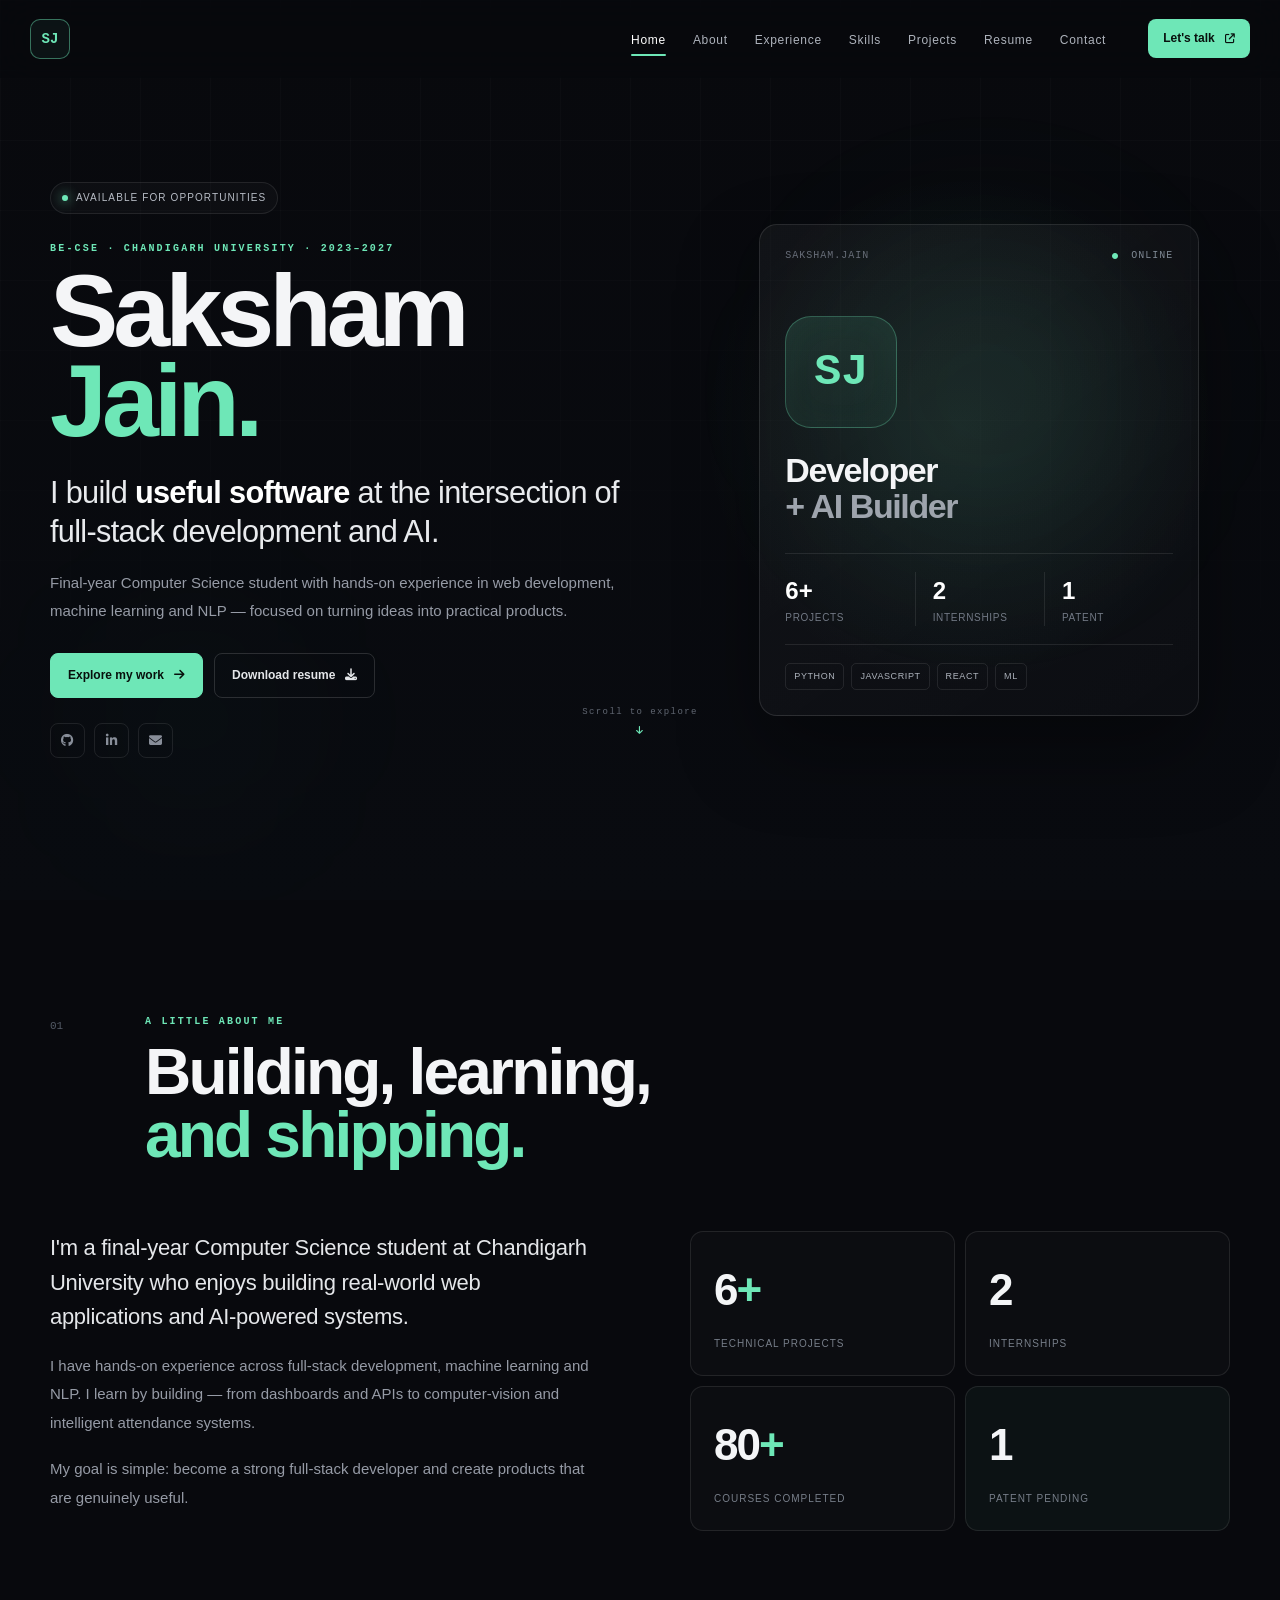
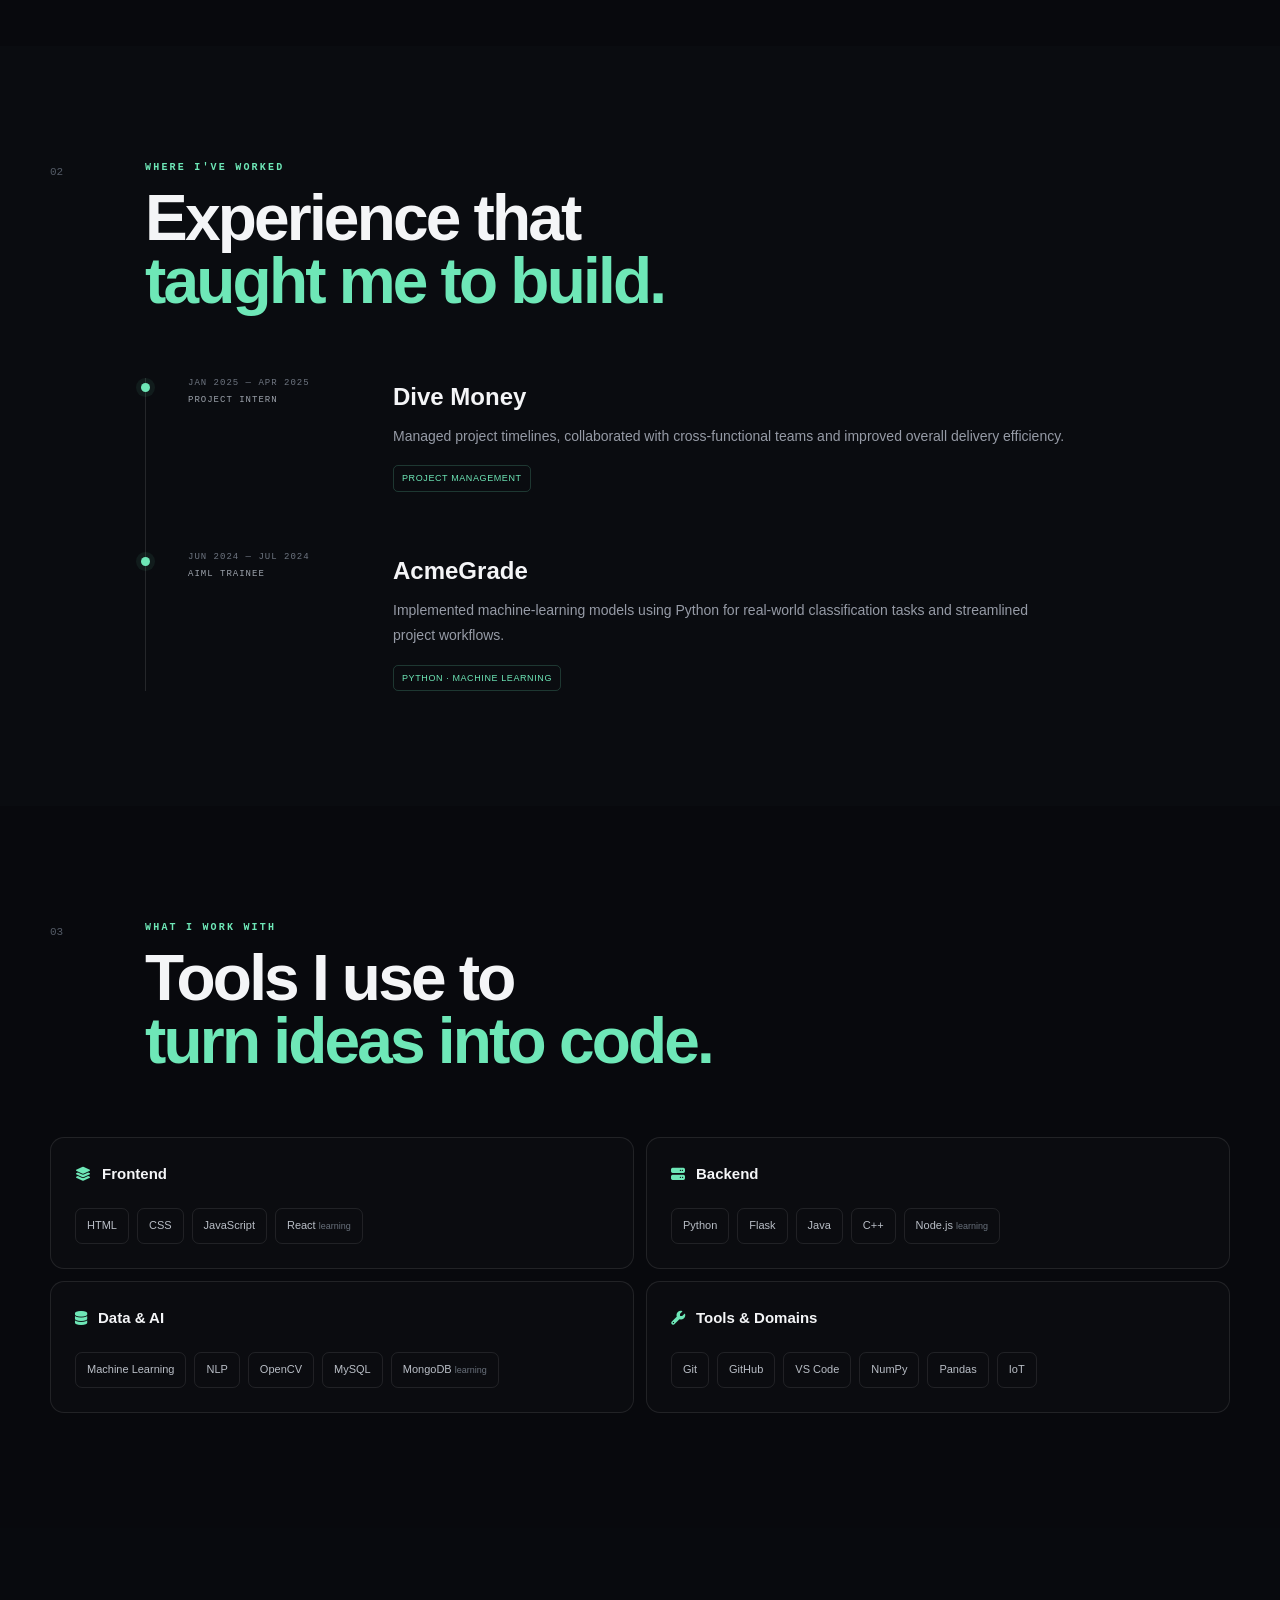
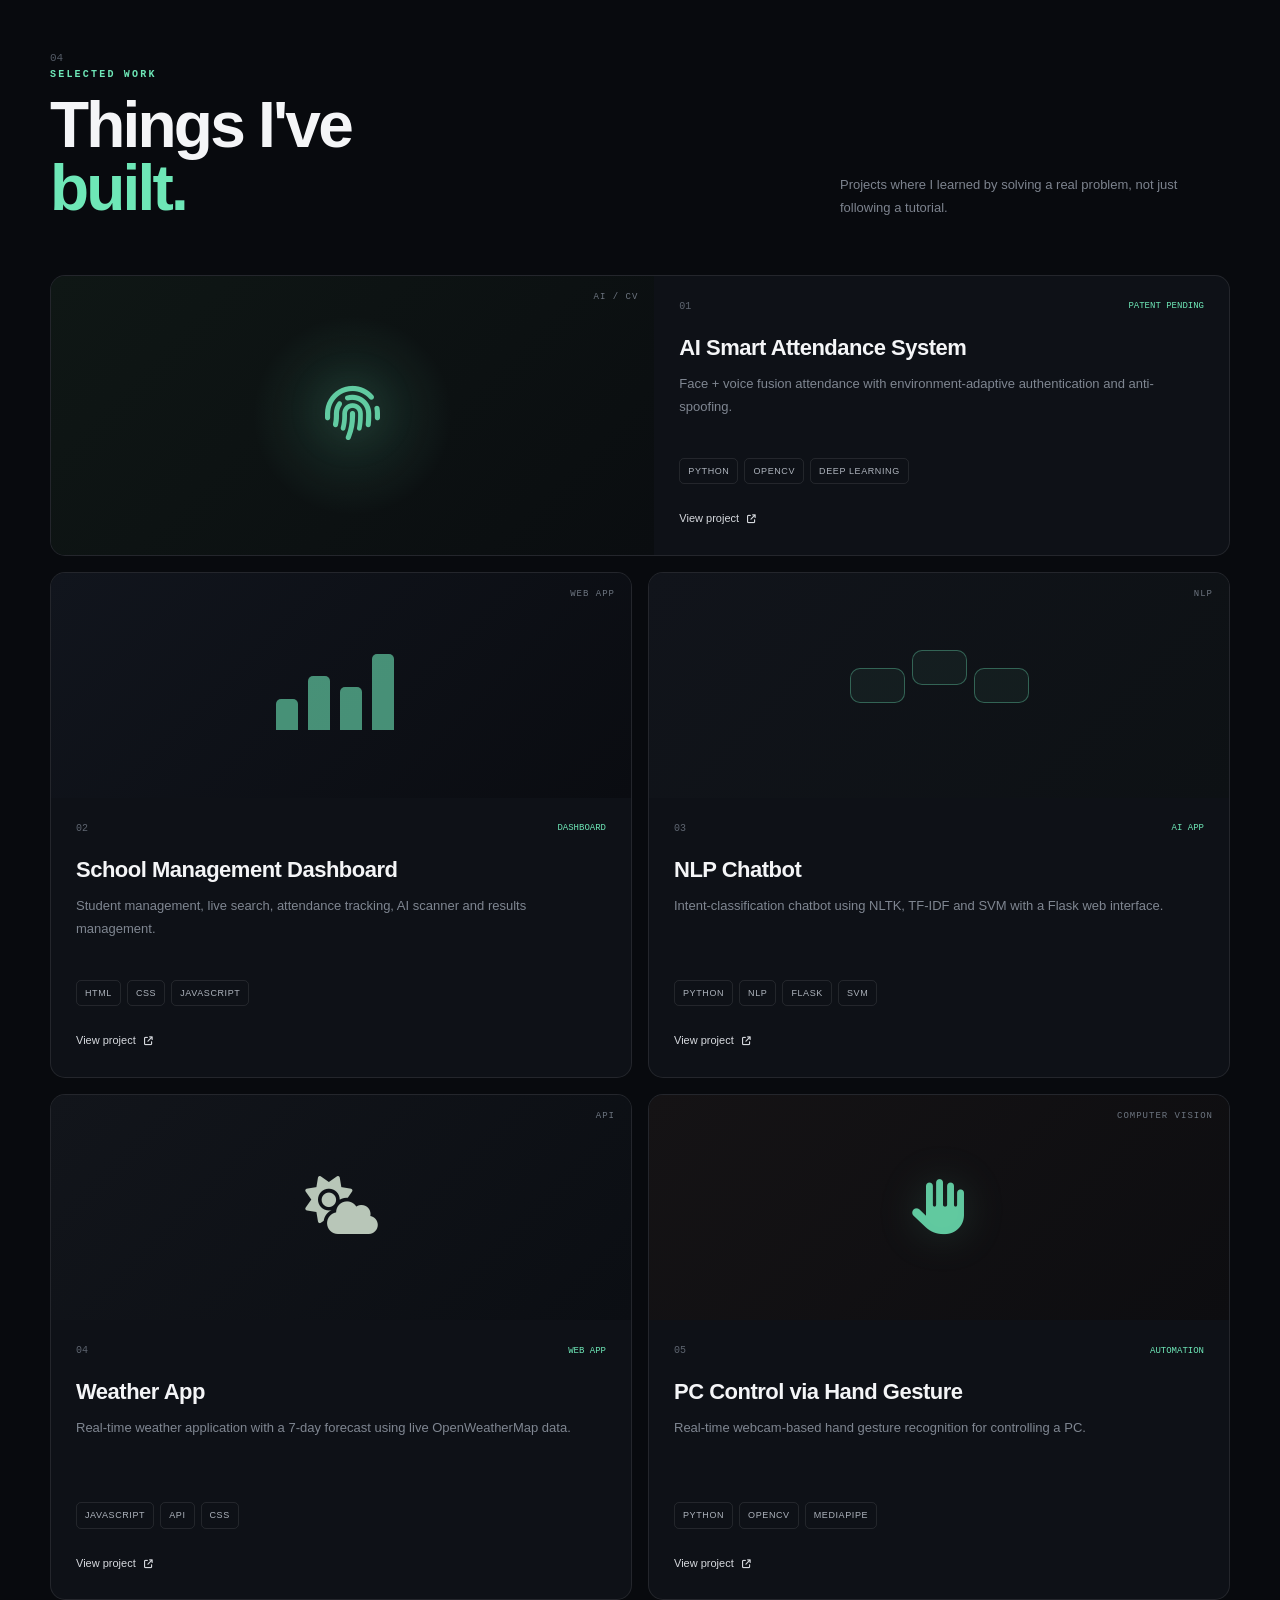
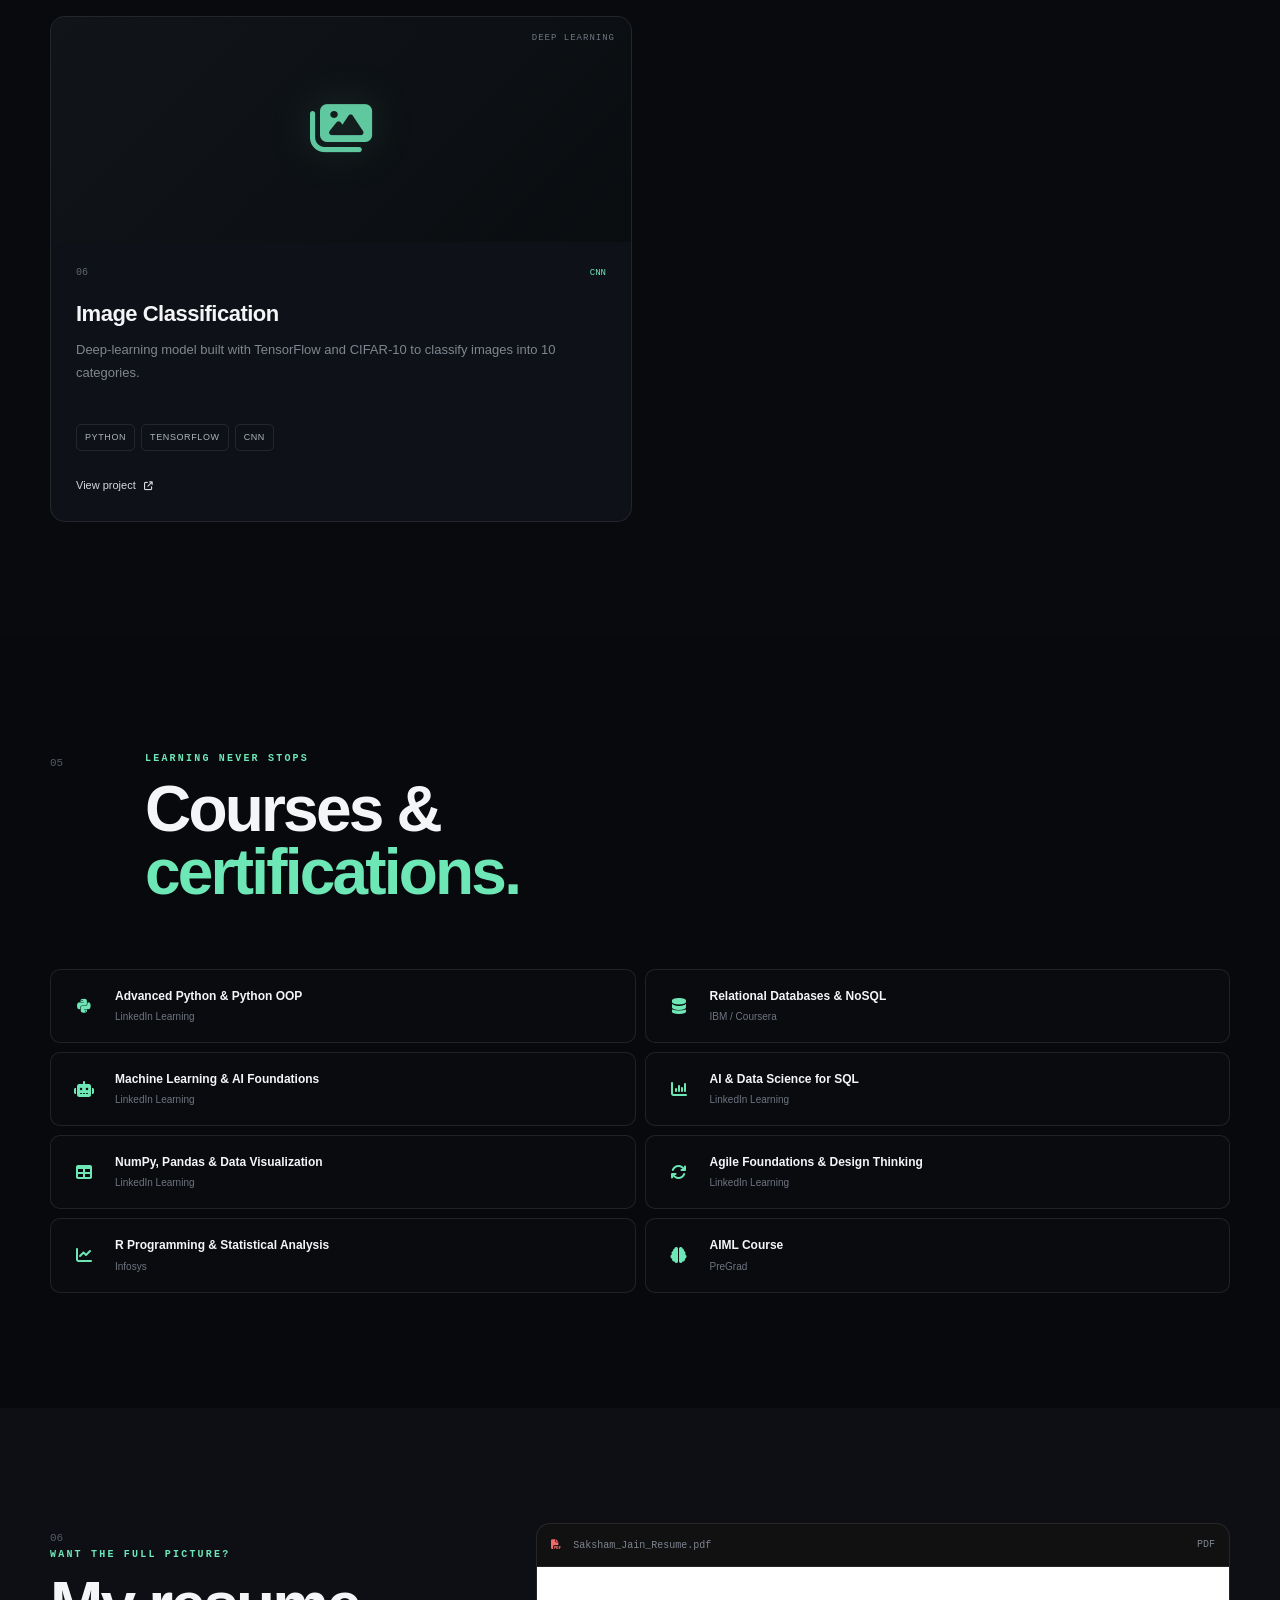
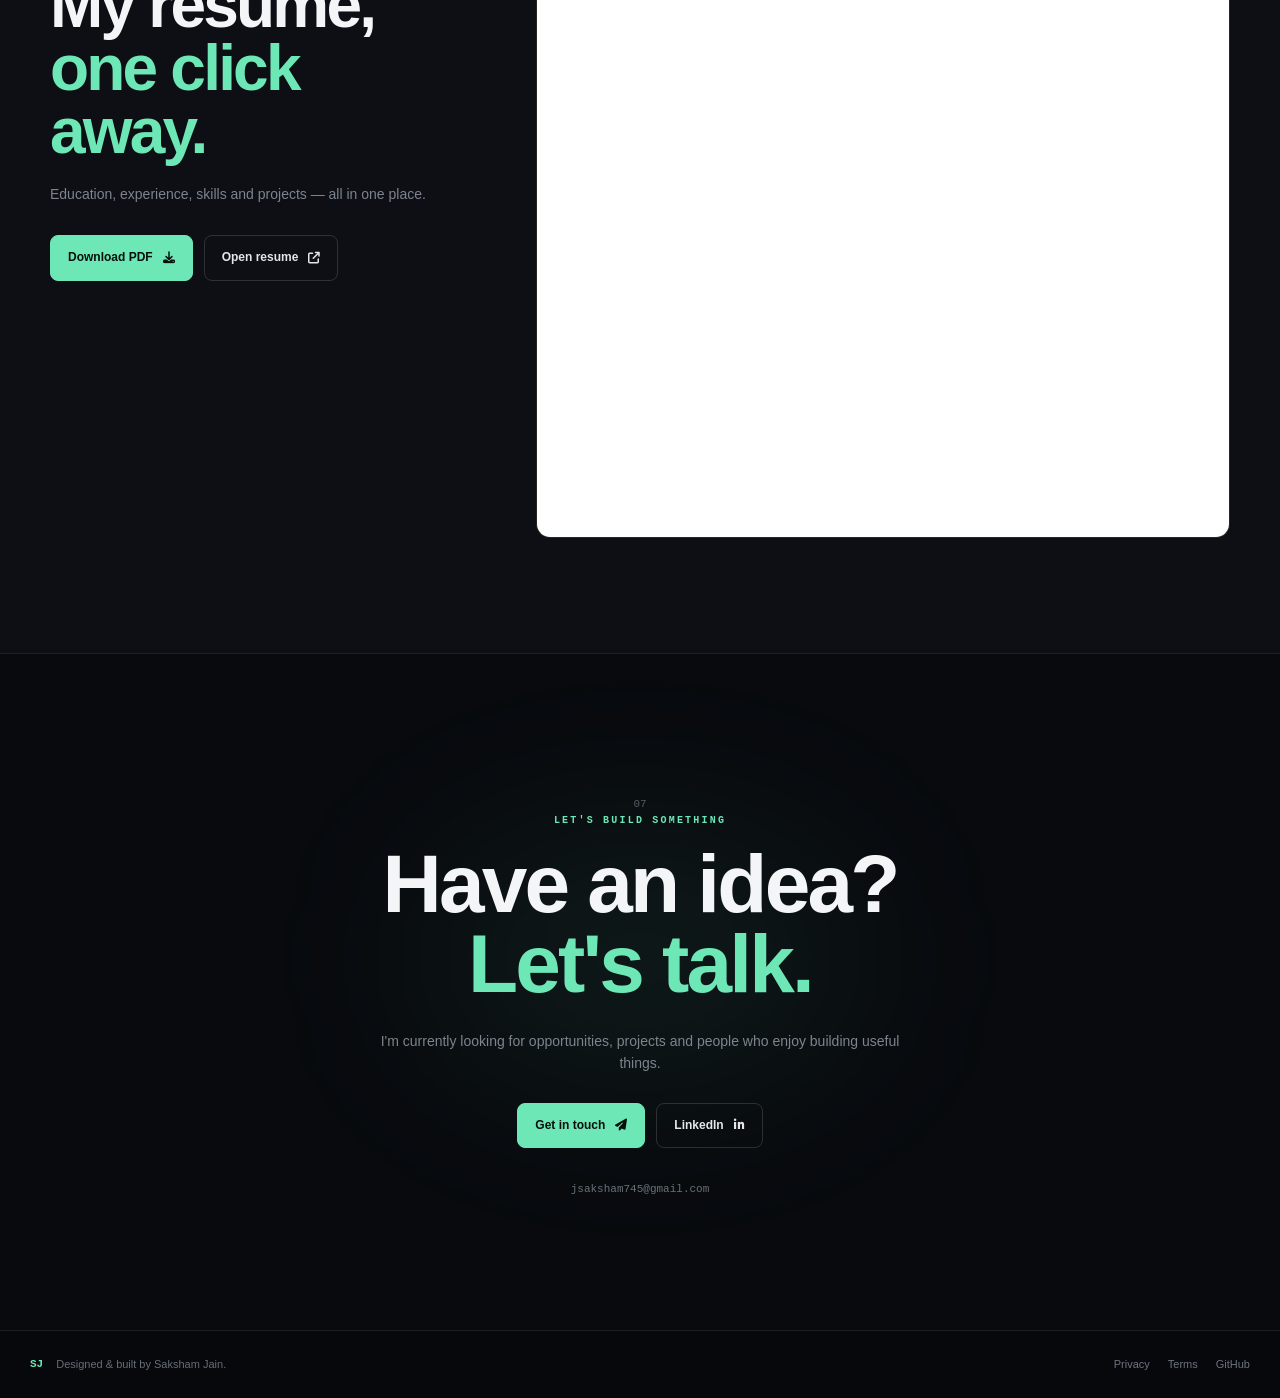
<file: index.html>
<!DOCTYPE html>
<html lang="en">
<head>
  <meta charset="UTF-8">
  <meta name="viewport" content="width=device-width, initial-scale=1.0">
  <meta name="description" content="Saksham Jain — BE-CSE student, full-stack developer and AI/ML enthusiast.">
  <title>Saksham Jain | Developer Portfolio</title>
  <link rel="icon" type="image/svg+xml" href="favicon.svg">
  <link rel="stylesheet" href="style.css">
  <link rel="stylesheet" href="https://cdnjs.cloudflare.com/ajax/libs/font-awesome/6.4.0/css/all.min.css">
</head>
<body>
  <nav class="navbar" id="navbar">
    <div class="nav-inner">
      <a class="logo" href="#home" aria-label="Saksham Jain">SJ</a>
      <button class="menu-toggle" id="menu-toggle" aria-label="Open menu" aria-expanded="false" aria-controls="nav-links">
        <span></span><span></span><span></span>
      </button>
      <ul class="nav-links" id="nav-links">
        <li><a class="active" href="#home">Home</a></li>
        <li><a href="#about">About</a></li>
        <li><a href="#experience">Experience</a></li>
        <li><a href="#skills">Skills</a></li>
        <li><a href="#projects">Projects</a></li>
        <li><a href="#resume">Resume</a></li>
        <li><a href="#contact">Contact</a></li>
      </ul>
      <a class="nav-cta" href="mailto:jsaksham745@gmail.com">Let's talk <i class="fas fa-arrow-up-right-from-square"></i></a>
    </div>
  </nav>

  <main>
    <section class="hero" id="home">
      <div class="hero-bg-grid"></div>
      <div class="hero-orb orb-one"></div>
      <div class="hero-orb orb-two"></div>
      <div class="hero-inner">
        <div class="hero-copy reveal">
          <div class="status-pill"><span class="status-dot"></span> Available for opportunities</div>
          <p class="hero-kicker">BE-CSE · CHANDIGARH UNIVERSITY · 2023–2027</p>
          <h1>Saksham<br><span>Jain.</span></h1>
          <p class="hero-lead">I build <strong>useful software</strong> at the intersection of full-stack development and AI.</p>
          <p class="hero-desc">Final-year Computer Science student with hands-on experience in web development, machine learning and NLP — focused on turning ideas into practical products.</p>
          <div class="hero-actions">
            <a class="btn btn-primary" href="#projects">Explore my work <i class="fas fa-arrow-right"></i></a>
            <a class="btn btn-ghost" href="Saksham_Jain_Resume.pdf" download>Download resume <i class="fas fa-download"></i></a>
          </div>
          <div class="social-row">
            <a href="https://github.com/SakshamJain2412" target="_blank" rel="noopener" aria-label="GitHub"><i class="fab fa-github"></i></a>
            <a href="https://linkedin.com/in/saksham-jain-122187292" target="_blank" rel="noopener" aria-label="LinkedIn"><i class="fab fa-linkedin-in"></i></a>
            <a href="mailto:jsaksham745@gmail.com" aria-label="Email"><i class="fas fa-envelope"></i></a>
          </div>
        </div>

        <div class="hero-side reveal reveal-delay">
          <div class="profile-card">
            <div class="card-top"><span>SAKSHAM.JAIN</span><span class="card-live"><i class="fas fa-circle"></i> ONLINE</span></div>
            <div class="profile-mark">SJ</div>
            <h2>Developer<br><span>+ AI Builder</span></h2>
            <div class="mini-stats">
              <div><strong>6+</strong><span>Projects</span></div>
              <div><strong>2</strong><span>Internships</span></div>
              <div><strong>1</strong><span>Patent</span></div>
            </div>
            <div class="tech-line"><span>Python</span><span>JavaScript</span><span>React</span><span>ML</span></div>
          </div>
      </div>
      <a class="hero-scroll" href="#about"><span>Scroll to explore</span><i class="fas fa-arrow-down"></i></a>
    </section>

    <section class="section about" id="about">
      <div class="section-wrap">
        <div class="section-heading reveal"><span class="section-number">01</span><div><p class="eyebrow">A little about me</p><h2>Building, learning,<br><span>and shipping.</span></h2></div></div>
        <div class="about-grid">
          <div class="about-copy reveal">
            <p class="lead-copy">I'm a final-year Computer Science student at Chandigarh University who enjoys building real-world web applications and AI-powered systems.</p>
            <p>I have hands-on experience across full-stack development, machine learning and NLP. I learn by building — from dashboards and APIs to computer-vision and intelligent attendance systems.</p>
            <p>My goal is simple: become a strong full-stack developer and create products that are genuinely useful.</p>
          </div>
          <div class="stats-grid reveal reveal-delay">
            <div class="stat-card"><strong>6<span>+</span></strong><small>Technical projects</small></div>
            <div class="stat-card"><strong>2</strong><small>Internships</small></div>
            <div class="stat-card"><strong>80<span>+</span></strong><small>Courses completed</small></div>
            <div class="stat-card accent"><strong>1</strong><small>Patent pending</small></div>
          </div>
        </div>
      </div>
    </section>

    <section class="section experience-section" id="experience">
      <div class="section-wrap">
        <div class="section-heading reveal"><span class="section-number">02</span><div><p class="eyebrow">Where I've worked</p><h2>Experience that<br><span>taught me to build.</span></h2></div></div>
        <div class="timeline">
          <article class="timeline-item reveal"><div class="timeline-dot"></div><div class="timeline-meta"><span>JAN 2025 — APR 2025</span><span>PROJECT INTERN</span></div><div class="timeline-content"><h3>Dive Money</h3><p>Managed project timelines, collaborated with cross-functional teams and improved overall delivery efficiency.</p><span class="experience-tag">Project Management</span></div></article>
          <article class="timeline-item reveal"><div class="timeline-dot"></div><div class="timeline-meta"><span>JUN 2024 — JUL 2024</span><span>AIML TRAINEE</span></div><div class="timeline-content"><h3>AcmeGrade</h3><p>Implemented machine-learning models using Python for real-world classification tasks and streamlined project workflows.</p><span class="experience-tag">Python · Machine Learning</span></div></article>
        </div>
      </div>
    </section>

    <section class="section skills-section" id="skills">
      <div class="section-wrap">
        <div class="section-heading reveal"><span class="section-number">03</span><div><p class="eyebrow">What I work with</p><h2>Tools I use to<br><span>turn ideas into code.</span></h2></div></div>
        <div class="skill-groups">
          <div class="skill-group reveal"><div class="skill-group-head"><i class="fas fa-layer-group"></i><h3>Frontend</h3></div><div class="skill-list"><span>HTML</span><span>CSS</span><span>JavaScript</span><span>React <em>learning</em></span></div></div>
          <div class="skill-group reveal"><div class="skill-group-head"><i class="fas fa-server"></i><h3>Backend</h3></div><div class="skill-list"><span>Python</span><span>Flask</span><span>Java</span><span>C++</span><span>Node.js <em>learning</em></span></div></div>
          <div class="skill-group reveal"><div class="skill-group-head"><i class="fas fa-database"></i><h3>Data & AI</h3></div><div class="skill-list"><span>Machine Learning</span><span>NLP</span><span>OpenCV</span><span>MySQL</span><span>MongoDB <em>learning</em></span></div></div>
          <div class="skill-group reveal"><div class="skill-group-head"><i class="fas fa-wrench"></i><h3>Tools & Domains</h3></div><div class="skill-list"><span>Git</span><span>GitHub</span><span>VS Code</span><span>NumPy</span><span>Pandas</span><span>IoT</span></div></div>
        </div>
      </div>
    </section>

    <section class="section projects-section" id="projects">
      <div class="section-wrap">
        <div class="projects-heading reveal"><div><span class="section-number">04</span><p class="eyebrow">Selected work</p><h2>Things I've<br><span>built.</span></h2></div><p>Projects where I learned by solving a real problem, not just following a tutorial.</p></div>
        <div class="projects-grid">
          <article class="project-card featured reveal"><div class="project-visual visual-attendance"><div class="visual-icon"><i class="fas fa-fingerprint"></i></div><span>AI / CV</span></div><div class="project-body"><div class="project-top"><span class="project-index">01</span><span class="project-type">Patent pending</span></div><h3>AI Smart Attendance System</h3><p>Face + voice fusion attendance with environment-adaptive authentication and anti-spoofing.</p><div class="tags"><span>Python</span><span>OpenCV</span><span>Deep Learning</span></div><a href="https://github.com/SakshamJain2412" target="_blank" rel="noopener">View project <i class="fas fa-arrow-up-right-from-square"></i></a></div></article>
          <article class="project-card reveal"><div class="project-visual visual-dashboard"><div class="dashboard-bars"><i></i><i></i><i></i><i></i></div><span>WEB APP</span></div><div class="project-body"><div class="project-top"><span class="project-index">02</span><span class="project-type">Dashboard</span></div><h3>School Management Dashboard</h3><p>Student management, live search, attendance tracking, AI scanner and results management.</p><div class="tags"><span>HTML</span><span>CSS</span><span>JavaScript</span></div><a href="https://github.com/SakshamJain2412/school-dashboard" target="_blank" rel="noopener">View project <i class="fas fa-arrow-up-right-from-square"></i></a></div></article>
          <article class="project-card reveal"><div class="project-visual visual-chatbot"><div class="chat-bubbles"><b></b><b></b><b></b></div><span>NLP</span></div><div class="project-body"><div class="project-top"><span class="project-index">03</span><span class="project-type">AI app</span></div><h3>NLP Chatbot</h3><p>Intent-classification chatbot using NLTK, TF-IDF and SVM with a Flask web interface.</p><div class="tags"><span>Python</span><span>NLP</span><span>Flask</span><span>SVM</span></div><a href="https://github.com/SakshamJain2412/nlp-chatbot" target="_blank" rel="noopener">View project <i class="fas fa-arrow-up-right-from-square"></i></a></div></article>
          <article class="project-card reveal"><div class="project-visual visual-weather"><div class="weather-sun"><i class="fas fa-cloud-sun"></i></div><span>API</span></div><div class="project-body"><div class="project-top"><span class="project-index">04</span><span class="project-type">Web app</span></div><h3>Weather App</h3><p>Real-time weather application with a 7-day forecast using live OpenWeatherMap data.</p><div class="tags"><span>JavaScript</span><span>API</span><span>CSS</span></div><a href="https://github.com/SakshamJain2412/weather-app" target="_blank" rel="noopener">View project <i class="fas fa-arrow-up-right-from-square"></i></a></div></article>
          <article class="project-card reveal"><div class="project-visual visual-vision"><div class="hand-icon"><i class="fas fa-hand"></i></div><span>COMPUTER VISION</span></div><div class="project-body"><div class="project-top"><span class="project-index">05</span><span class="project-type">Automation</span></div><h3>PC Control via Hand Gesture</h3><p>Real-time webcam-based hand gesture recognition for controlling a PC.</p><div class="tags"><span>Python</span><span>OpenCV</span><span>MediaPipe</span></div><a href="https://github.com/SakshamJain2412" target="_blank" rel="noopener">View project <i class="fas fa-arrow-up-right-from-square"></i></a></div></article>
          <article class="project-card reveal"><div class="project-visual visual-classification"><div class="class-icon"><i class="fas fa-images"></i></div><span>DEEP LEARNING</span></div><div class="project-body"><div class="project-top"><span class="project-index">06</span><span class="project-type">CNN</span></div><h3>Image Classification</h3><p>Deep-learning model built with TensorFlow and CIFAR-10 to classify images into 10 categories.</p><div class="tags"><span>Python</span><span>TensorFlow</span><span>CNN</span></div><a href="https://github.com/SakshamJain2412" target="_blank" rel="noopener">View project <i class="fas fa-arrow-up-right-from-square"></i></a></div></article>
        </div>
      </div>
    </section>

    <section class="section certifications-section" id="certifications">
      <div class="section-wrap">
        <div class="section-heading reveal"><span class="section-number">05</span><div><p class="eyebrow">Learning never stops</p><h2>Courses &<br><span>certifications.</span></h2></div></div>
        <div class="cert-grid">
          <div class="cert-item reveal"><i class="fab fa-python"></i><div><strong>Advanced Python & Python OOP</strong><small>LinkedIn Learning</small></div></div>
          <div class="cert-item reveal"><i class="fas fa-database"></i><div><strong>Relational Databases & NoSQL</strong><small>IBM / Coursera</small></div></div>
          <div class="cert-item reveal"><i class="fas fa-robot"></i><div><strong>Machine Learning & AI Foundations</strong><small>LinkedIn Learning</small></div></div>
          <div class="cert-item reveal"><i class="fas fa-chart-column"></i><div><strong>AI & Data Science for SQL</strong><small>LinkedIn Learning</small></div></div>
          <div class="cert-item reveal"><i class="fas fa-table"></i><div><strong>NumPy, Pandas & Data Visualization</strong><small>LinkedIn Learning</small></div></div>
          <div class="cert-item reveal"><i class="fas fa-arrows-rotate"></i><div><strong>Agile Foundations & Design Thinking</strong><small>LinkedIn Learning</small></div></div>
          <div class="cert-item reveal"><i class="fas fa-chart-line"></i><div><strong>R Programming & Statistical Analysis</strong><small>Infosys</small></div></div>
          <div class="cert-item reveal"><i class="fas fa-brain"></i><div><strong>AIML Course</strong><small>PreGrad</small></div></div>
        </div>
      </div>
    </section>

    <section class="section resume-section" id="resume">
      <div class="section-wrap resume-wrap">
        <div class="resume-copy reveal"><span class="section-number">06</span><p class="eyebrow">Want the full picture?</p><h2>My resume,<br><span>one click away.</span></h2><p>Education, experience, skills and projects — all in one place.</p><div class="hero-actions"><a class="btn btn-primary" href="Saksham_Jain_Resume.pdf" download>Download PDF <i class="fas fa-download"></i></a><a class="btn btn-ghost" href="Saksham_Jain_Resume.pdf" target="_blank" rel="noopener">Open resume <i class="fas fa-arrow-up-right-from-square"></i></a></div></div>
        <div class="resume-preview reveal reveal-delay"><div class="preview-top"><span><i class="fas fa-file-pdf"></i> Saksham_Jain_Resume.pdf</span><span>PDF</span></div><iframe src="Saksham_Jain_Resume.pdf" title="Saksham Jain resume"></iframe></div>
      </div>
    </section>

    <section class="contact-section" id="contact">
      <div class="contact-glow"></div>
      <div class="contact-inner reveal"><span class="section-number">07</span><p class="eyebrow">Let's build something</p><h2>Have an idea?<br><span>Let's talk.</span></h2><p>I'm currently looking for opportunities, projects and people who enjoy building useful things.</p><div class="contact-actions"><a class="btn btn-primary" href="mailto:jsaksham745@gmail.com">Get in touch <i class="fas fa-paper-plane"></i></a><a class="btn btn-ghost" href="https://linkedin.com/in/saksham-jain-122187292" target="_blank" rel="noopener">LinkedIn <i class="fab fa-linkedin-in"></i></a></div><div class="contact-email">jsaksham745@gmail.com</div></div>
    </section>
  </main>

  <footer><div><strong>SJ</strong><span>Designed & built by Saksham Jain.</span></div><div class="footer-links"><a href="privacy.html">Privacy</a><a href="terms.html">Terms</a><a href="https://github.com/SakshamJain2412" target="_blank" rel="noopener">GitHub</a></div></footer>
  <script src="script.js"></script>
</body>
</html>
</file>
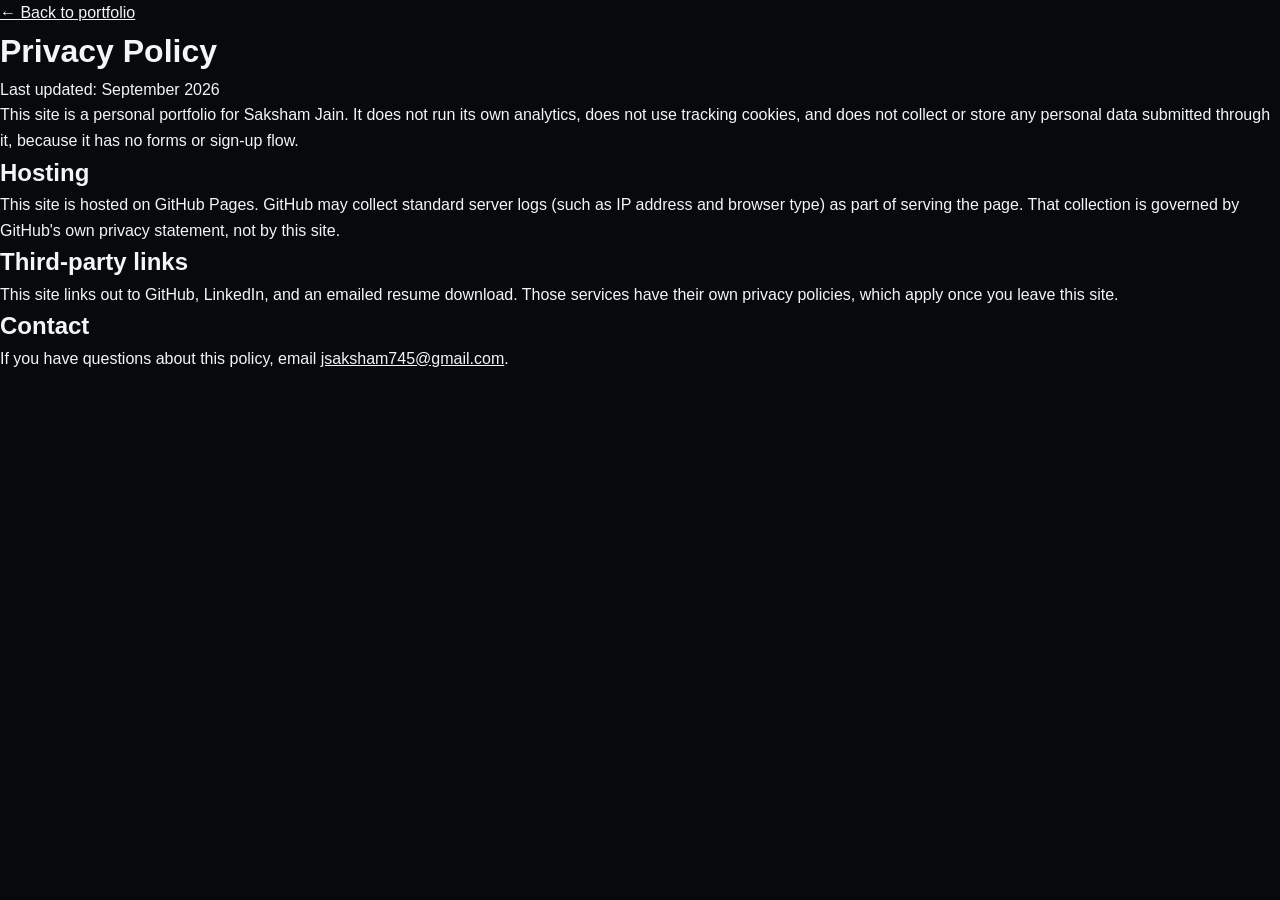
<file: privacy.html>
<!DOCTYPE html>
<html lang="en">
<head>
    <meta charset="UTF-8">
    <meta name="viewport" content="width=device-width, initial-scale=1.0">
    <title>Privacy Policy | Saksham Jain</title>
    <link rel="icon" type="image/svg+xml" href="favicon.svg">
    <link rel="stylesheet" href="style.css">
</head>
<body>
    <div class="legal-page">
        <a href="index.html" class="back-link">&larr; Back to portfolio</a>
        <h1>Privacy Policy</h1>
        <p class="updated">Last updated: September 2026</p>

        <p>This site is a personal portfolio for Saksham Jain. It does not run its own analytics, does not use tracking cookies, and does not collect or store any personal data submitted through it, because it has no forms or sign-up flow.</p>

        <h2>Hosting</h2>
        <p>This site is hosted on GitHub Pages. GitHub may collect standard server logs (such as IP address and browser type) as part of serving the page. That collection is governed by GitHub's own privacy statement, not by this site.</p>

        <h2>Third-party links</h2>
        <p>This site links out to GitHub, LinkedIn, and an emailed resume download. Those services have their own privacy policies, which apply once you leave this site.</p>

        <h2>Contact</h2>
        <p>If you have questions about this policy, email <a href="mailto:jsaksham745@gmail.com">jsaksham745@gmail.com</a>.</p>
    </div>
</body>
</html>
</file>
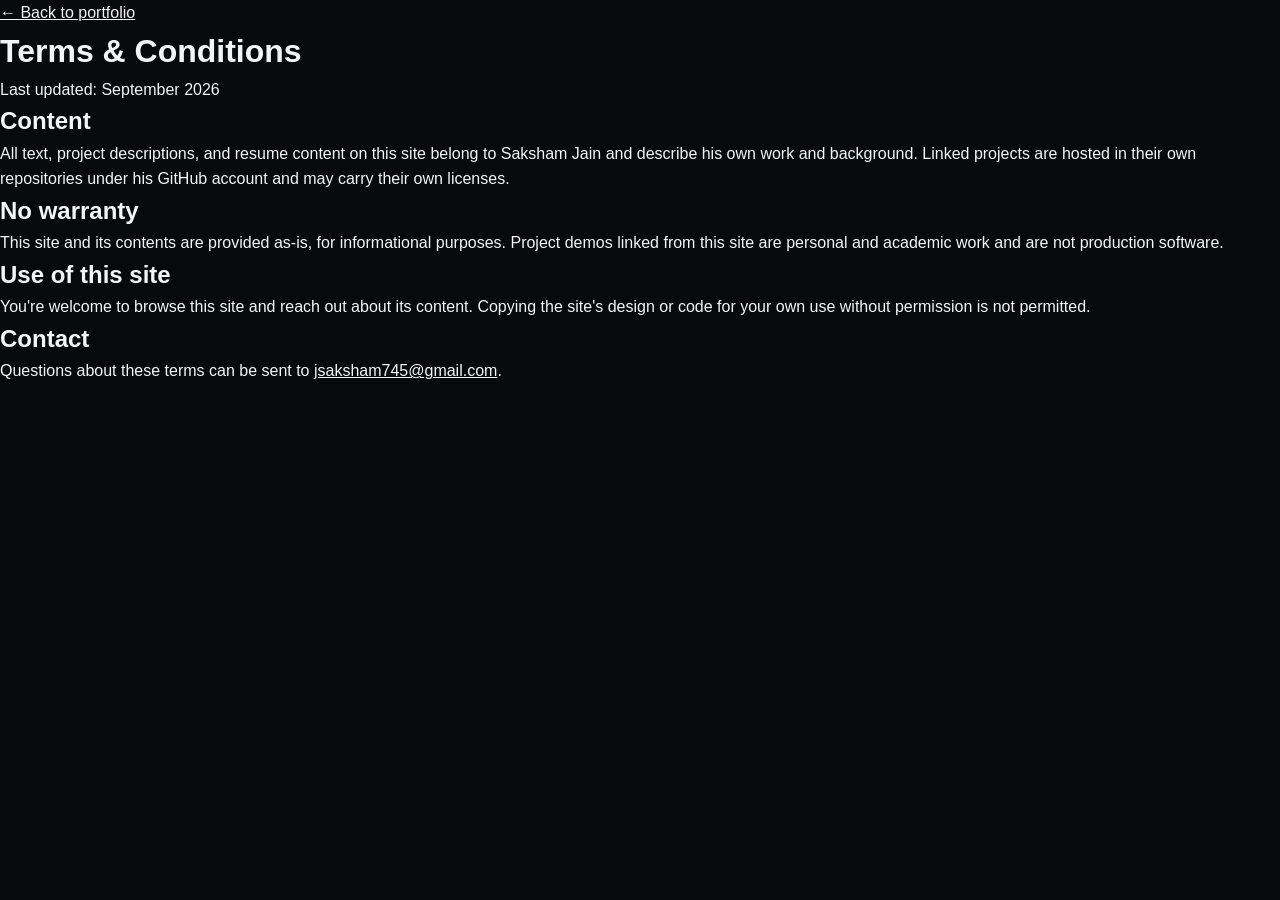
<file: terms.html>
<!DOCTYPE html>
<html lang="en">
<head>
    <meta charset="UTF-8">
    <meta name="viewport" content="width=device-width, initial-scale=1.0">
    <title>Terms & Conditions | Saksham Jain</title>
    <link rel="icon" type="image/svg+xml" href="favicon.svg">
    <link rel="stylesheet" href="style.css">
</head>
<body>
    <div class="legal-page">
        <a href="index.html" class="back-link">&larr; Back to portfolio</a>
        <h1>Terms & Conditions</h1>
        <p class="updated">Last updated: September 2026</p>

        <h2>Content</h2>
        <p>All text, project descriptions, and resume content on this site belong to Saksham Jain and describe his own work and background. Linked projects are hosted in their own repositories under his GitHub account and may carry their own licenses.</p>

        <h2>No warranty</h2>
        <p>This site and its contents are provided as-is, for informational purposes. Project demos linked from this site are personal and academic work and are not production software.</p>

        <h2>Use of this site</h2>
        <p>You're welcome to browse this site and reach out about its content. Copying the site's design or code for your own use without permission is not permitted.</p>

        <h2>Contact</h2>
        <p>Questions about these terms can be sent to <a href="mailto:jsaksham745@gmail.com">jsaksham745@gmail.com</a>.</p>
    </div>
</body>
</html>
</file>
<file: style.css>
:root{--bg:#08090d;--bg2:#0d0f14;--panel:#11141b;--text:#f4f5f7;--muted:#969ba6;--dim:#686e79;--line:rgba(255,255,255,.09);--accent:#6ee7b7;--accent2:#5eead4;--max:1180px}
*{box-sizing:border-box;margin:0;padding:0}html{scroll-behavior:smooth;scroll-padding-top:82px}body{font-family:Inter,ui-sans-serif,-apple-system,BlinkMacSystemFont,"Segoe UI",sans-serif;background:var(--bg);color:var(--text);line-height:1.6;overflow-x:hidden}a{color:inherit}button{font:inherit}.navbar{position:fixed;top:0;left:0;right:0;height:78px;z-index:1000;background:rgba(8,9,13,.72);backdrop-filter:blur(18px);border-bottom:1px solid transparent;transition:.3s}.navbar.scrolled{border-color:var(--line);background:rgba(8,9,13,.9)}.nav-inner{height:100%;max-width:1280px;margin:auto;padding:0 30px;display:flex;align-items:center;gap:32px}.logo{width:40px;height:40px;border:1px solid rgba(110,231,183,.45);border-radius:10px;display:grid;place-items:center;text-decoration:none;font:700 14px/1 "Courier New",monospace;color:var(--accent);background:rgba(110,231,183,.05)}.nav-links{list-style:none;display:flex;align-items:center;gap:27px;margin-left:auto}.nav-links a{position:relative;text-decoration:none;color:#aeb3bc;font-size:12px;letter-spacing:.7px;transition:.2s}.nav-links a:hover,.nav-links a.active{color:#fff}.nav-links a.active:after{content:"";position:absolute;left:0;right:0;bottom:-9px;height:2px;background:var(--accent);border-radius:2px}.nav-cta{margin-left:10px;text-decoration:none;font-size:12px;font-weight:600;color:#08100d;background:var(--accent);padding:10px 15px;border-radius:8px;transition:.2s}.nav-cta:hover{transform:translateY(-2px);box-shadow:0 10px 25px rgba(110,231,183,.15)}.nav-cta i{margin-left:7px;font-size:10px}.menu-toggle{display:none;background:none;border:0;width:42px;height:42px;cursor:pointer}.menu-toggle span{display:block;width:22px;height:2px;background:#fff;margin:5px auto;transition:.2s}.menu-toggle.open span:nth-child(1){transform:translateY(7px) rotate(45deg)}.menu-toggle.open span:nth-child(2){opacity:0}.menu-toggle.open span:nth-child(3){transform:translateY(-7px) rotate(-45deg)}
.hero{min-height:100vh;position:relative;display:flex;align-items:center;overflow:hidden;padding:120px 30px 80px;background:radial-gradient(circle at 75% 48%,rgba(110,231,183,.09),transparent 24%),linear-gradient(180deg,#08090d 0%,#090b10 100%)}.hero-bg-grid{position:absolute;inset:0;background-image:linear-gradient(rgba(255,255,255,.022) 1px,transparent 1px),linear-gradient(90deg,rgba(255,255,255,.022) 1px,transparent 1px);background-size:70px 70px;mask-image:linear-gradient(to bottom,#000 0%,transparent 90%)}.hero-orb{position:absolute;border-radius:50%;filter:blur(90px);pointer-events:none}.orb-one{width:280px;height:280px;background:rgba(110,231,183,.06);right:12%;top:28%}.orb-two{width:180px;height:180px;background:rgba(94,234,212,.035);left:8%;bottom:10%}.hero-inner{position:relative;z-index:1;width:100%;max-width:var(--max);margin:auto;display:grid;grid-template-columns:1.08fr .92fr;gap:90px;align-items:center}.status-pill{display:inline-flex;align-items:center;gap:8px;border:1px solid var(--line);background:rgba(255,255,255,.025);padding:7px 11px;border-radius:100px;color:#b7bcc5;font-size:10px;letter-spacing:1.1px;text-transform:uppercase;margin-bottom:28px}.status-dot{width:6px;height:6px;border-radius:50%;background:var(--accent);box-shadow:0 0 12px var(--accent)}.hero-kicker,.eyebrow{font:600 10px/1.4 "Courier New",monospace;letter-spacing:2.2px;text-transform:uppercase;color:var(--accent)}.hero h1{font-size:clamp(64px,8vw,108px);line-height:.88;letter-spacing:-5px;font-weight:750;margin:10px 0 28px}.hero h1 span,.section-heading h2 span,.projects-heading h2 span,.resume-copy h2 span,.contact-inner h2 span{color:var(--accent)}.hero-lead{font-size:clamp(21px,2.4vw,31px);line-height:1.25;letter-spacing:-.7px;max-width:680px;margin-bottom:18px;color:#e8eaed}.hero-lead strong{font-weight:700;color:#fff}.hero-desc{max-width:610px;color:var(--muted);font-size:15px;line-height:1.85}.hero-actions,.contact-actions{display:flex;gap:11px;flex-wrap:wrap;margin-top:28px}.btn{display:inline-flex;align-items:center;justify-content:center;gap:10px;text-decoration:none;border-radius:8px;padding:12px 17px;font-size:12px;font-weight:650;transition:.25s}.btn-primary{background:var(--accent);color:#07100c;border:1px solid var(--accent)}.btn-primary:hover{transform:translateY(-2px);box-shadow:0 14px 30px rgba(110,231,183,.15)}.btn-ghost{background:transparent;border:1px solid rgba(255,255,255,.14);color:#e4e6e9}.btn-ghost:hover{border-color:rgba(110,231,183,.5);color:var(--accent);transform:translateY(-2px)}.social-row{display:flex;gap:9px;margin-top:25px}.social-row a{width:35px;height:35px;border:1px solid var(--line);border-radius:8px;display:grid;place-items:center;text-decoration:none;color:#888e99;font-size:13px;transition:.2s}.social-row a:hover{color:var(--accent);border-color:rgba(110,231,183,.4);transform:translateY(-2px)}.hero-side{position:relative;display:flex;justify-content:center}.profile-card{width:min(100%,440px);border:1px solid rgba(255,255,255,.11);border-radius:18px;padding:25px;background:linear-gradient(145deg,rgba(255,255,255,.045),rgba(255,255,255,.015));box-shadow:0 35px 80px rgba(0,0,0,.35)}.card-top{display:flex;justify-content:space-between;color:#676d78;font:10px "Courier New",monospace;letter-spacing:1px}.card-live{color:#7f8994}.card-live i{font-size:6px;color:var(--accent);margin-right:5px}.profile-mark{width:112px;height:112px;margin:55px 0 25px;border-radius:26px;display:grid;place-items:center;font:700 45px "Courier New",monospace;color:var(--accent);border:1px solid rgba(110,231,183,.3);background:linear-gradient(145deg,rgba(110,231,183,.12),rgba(110,231,183,.025));box-shadow:inset 0 0 35px rgba(110,231,183,.04)}.profile-card h2{font-size:34px;line-height:1.05;letter-spacing:-1.4px}.profile-card h2 span{color:#9ea4ad}.mini-stats{display:grid;grid-template-columns:repeat(3,1fr);border-top:1px solid var(--line);border-bottom:1px solid var(--line);margin:28px 0 18px;padding:18px 0}.mini-stats div{display:flex;flex-direction:column}.mini-stats div+div{border-left:1px solid var(--line);padding-left:17px}.mini-stats strong{font-size:24px;color:#fff}.mini-stats small,.mini-stats span{font-size:10px;color:#727985;text-transform:uppercase;letter-spacing:.7px}.tech-line{display:flex;flex-wrap:wrap;gap:7px}.tech-line span,.experience-tag,.tags span{font-size:9px;letter-spacing:.6px;text-transform:uppercase;color:#aeb4bd;border:1px solid var(--line);padding:5px 8px;border-radius:5px}.floating-note{position:absolute;right:-25px;bottom:25px;padding:10px 13px;border:1px solid var(--line);background:#10131a;border-radius:9px;color:#aeb4bd;font-size:10px;box-shadow:0 15px 35px rgba(0,0,0,.3)}.floating-note i{color:var(--accent);margin-right:7px}.hero-scroll{position:absolute;bottom:24px;left:50%;transform:translateX(-50%);text-decoration:none;color:#616772;font:9px "Courier New",monospace;letter-spacing:1.4px;display:flex;flex-direction:column;align-items:center;gap:8px}.hero-scroll i{color:var(--accent)}
.section{padding:115px 30px;background:var(--bg2)}.section:nth-child(even){background:var(--bg)}.section-wrap{max-width:var(--max);margin:auto}.section-heading{display:grid;grid-template-columns:70px 1fr;gap:25px;margin-bottom:65px}.section-number{font:11px "Courier New",monospace;color:#545b66;padding-top:5px}.section-heading h2,.projects-heading h2,.resume-copy h2,.contact-inner h2{font-size:clamp(39px,5vw,64px);line-height:.98;letter-spacing:-2.8px;margin-top:12px}.about-grid{display:grid;grid-template-columns:1fr 1fr;gap:100px;align-items:start}.about-copy{max-width:650px}.about-copy p{color:var(--muted);font-size:15px;line-height:1.9;margin-bottom:18px}.about-copy .lead-copy{font-size:22px;line-height:1.55;color:#e4e6e9;letter-spacing:-.3px}.stats-grid{display:grid;grid-template-columns:1fr 1fr;gap:10px}.stat-card{min-height:145px;border:1px solid var(--line);border-radius:13px;padding:23px;background:rgba(255,255,255,.018);display:flex;flex-direction:column;justify-content:space-between;transition:.25s}.stat-card:hover{transform:translateY(-4px);border-color:rgba(110,231,183,.3)}.stat-card strong{font-size:44px;letter-spacing:-2px}.stat-card strong span{color:var(--accent)}.stat-card small{color:#777e89;font-size:10px;text-transform:uppercase;letter-spacing:1px}.stat-card.accent{background:rgba(110,231,183,.045)}
.experience-section{background:#0a0c10}.timeline{max-width:920px;margin-left:95px;border-left:1px solid rgba(255,255,255,.11)}.timeline-item{position:relative;padding:0 0 60px 42px;display:grid;grid-template-columns:180px 1fr;gap:25px}.timeline-item:last-child{padding-bottom:0}.timeline-dot{position:absolute;left:-5px;top:5px;width:9px;height:9px;border-radius:50%;background:var(--accent);box-shadow:0 0 0 5px rgba(110,231,183,.07)}.timeline-meta{display:flex;flex-direction:column;gap:7px;font:9px "Courier New",monospace;color:#6e7580;letter-spacing:1px}.timeline-meta span:last-child{color:#9ca2ab}.timeline-content h3{font-size:24px;margin-bottom:8px}.timeline-content p{color:var(--muted);font-size:14px;line-height:1.8;margin-bottom:14px}.experience-tag{display:inline-block;color:var(--accent);border-color:rgba(110,231,183,.2)}
.skills-section{background:var(--bg2)}.skill-groups{display:grid;grid-template-columns:repeat(2,1fr);gap:12px}.skill-group{border:1px solid var(--line);border-radius:14px;padding:24px;background:rgba(255,255,255,.015);transition:.25s}.skill-group:hover{border-color:rgba(110,231,183,.24);background:rgba(110,231,183,.025)}.skill-group-head{display:flex;align-items:center;gap:11px;margin-bottom:22px}.skill-group-head i{color:var(--accent);font-size:14px}.skill-group-head h3{font-size:15px}.skill-list{display:flex;flex-wrap:wrap;gap:8px}.skill-list span{border:1px solid var(--line);padding:8px 11px;border-radius:7px;color:#b9bec6;font-size:11px}.skill-list em{color:#68707b;font-style:normal;font-size:9px}
.projects-section{background:#080a0e}.projects-heading{display:flex;justify-content:space-between;gap:50px;align-items:end;margin-bottom:55px}.projects-heading>p{max-width:390px;color:#7d838e;font-size:13px;line-height:1.8}.projects-grid{display:grid;grid-template-columns:repeat(2,1fr);gap:16px}.project-card{border:1px solid var(--line);border-radius:15px;overflow:hidden;background:#0e1117;transition:.3s}.project-card:hover{transform:translateY(-5px);border-color:rgba(110,231,183,.28);box-shadow:0 25px 60px rgba(0,0,0,.22)}.project-card.featured{grid-column:span 2;display:grid;grid-template-columns:1.05fr 1fr}.project-visual{min-height:225px;position:relative;display:flex;align-items:center;justify-content:center;overflow:hidden;background:linear-gradient(135deg,#10171a,#0a0d11)}.project-visual>span{position:absolute;top:16px;right:16px;font:9px "Courier New",monospace;letter-spacing:1px;color:#6d7580}.visual-attendance{background:radial-gradient(circle at 50% 50%,rgba(110,231,183,.13),transparent 30%),linear-gradient(135deg,#0f1715,#0a0d10)}.visual-dashboard{background:linear-gradient(135deg,#11151d,#0a0c11)}.visual-chatbot{background:linear-gradient(135deg,#11141b,#0d1114)}.visual-weather{background:linear-gradient(135deg,#12151b,#0b0e13)}.visual-vision{background:linear-gradient(135deg,#151315,#0d0d10)}.visual-classification{background:linear-gradient(135deg,#111519,#0a0d10)}.visual-icon,.hand-icon,.class-icon{font-size:55px;color:rgba(110,231,183,.85);filter:drop-shadow(0 0 20px rgba(110,231,183,.18))}.dashboard-bars{width:130px;height:90px;display:flex;align-items:end;gap:10px}.dashboard-bars i{display:block;width:22px;border-radius:5px 5px 0 0;background:rgba(110,231,183,.6)}.dashboard-bars i:nth-child(1){height:35%}.dashboard-bars i:nth-child(2){height:60%}.dashboard-bars i:nth-child(3){height:48%}.dashboard-bars i:nth-child(4){height:85%}.chat-bubbles{display:flex;gap:7px;align-items:center}.chat-bubbles b{width:55px;height:35px;border:1px solid rgba(110,231,183,.35);border-radius:10px;background:rgba(110,231,183,.05)}.chat-bubbles b:nth-child(2){transform:translateY(-18px)}.weather-sun{font-size:58px;color:#b8c6b8}.project-body{padding:25px}.project-top{display:flex;justify-content:space-between;align-items:center;margin-bottom:18px}.project-index{font:10px "Courier New",monospace;color:#5e6570}.project-type{font:9px "Courier New",monospace;color:var(--accent);text-transform:uppercase}.project-body h3{font-size:22px;letter-spacing:-.5px;margin-bottom:8px}.project-body p{color:#7f8691;font-size:13px;line-height:1.75;min-height:68px}.tags{display:flex;gap:6px;flex-wrap:wrap;margin:17px 0 20px}.project-body a{font-size:11px;color:#d6d9de;text-decoration:none}.project-body a:hover{color:var(--accent)}.project-body a i{font-size:9px;margin-left:5px}
.certifications-section{background:#0a0c10}.cert-grid{display:grid;grid-template-columns:repeat(2,1fr);gap:9px}.cert-item{display:flex;align-items:center;gap:15px;border:1px solid var(--line);padding:17px;border-radius:10px;background:rgba(255,255,255,.012);transition:.2s}.cert-item:hover{border-color:rgba(110,231,183,.25)}.cert-item>i{width:32px;color:var(--accent);text-align:center}.cert-item div{display:flex;flex-direction:column;gap:3px}.cert-item strong{font-size:12px;font-weight:600}.cert-item small{font-size:10px;color:#6e7580}
.resume-section{background:var(--bg2)}.resume-wrap{display:grid;grid-template-columns:.75fr 1.25fr;gap:70px;align-items:start}.resume-copy>p:not(.eyebrow){color:#7d848f;font-size:14px;line-height:1.8;margin-top:20px}.resume-preview{border:1px solid var(--line);border-radius:14px;overflow:hidden;background:#111}.preview-top{height:43px;display:flex;align-items:center;justify-content:space-between;padding:0 14px;color:#7e8590;font:10px "Courier New",monospace;border-bottom:1px solid var(--line)}.preview-top i{color:#ef6b6b;margin-right:6px}.resume-preview iframe{display:block;width:100%;height:570px;border:0;background:#fff}
.contact-section{position:relative;overflow:hidden;text-align:center;padding:135px 30px;background:#080a0e;border-top:1px solid var(--line)}.contact-glow{position:absolute;width:450px;height:250px;border-radius:50%;background:rgba(110,231,183,.07);filter:blur(90px);left:50%;top:45%;transform:translate(-50%,-50%)}.contact-inner{position:relative;max-width:720px;margin:auto}.contact-inner h2{font-size:clamp(48px,7vw,82px);margin-top:16px}.contact-inner>p:not(.eyebrow){color:#7d848f;max-width:520px;margin:25px auto 0;font-size:14px}.contact-actions{justify-content:center}.contact-email{margin-top:35px;color:#69717c;font:11px "Courier New",monospace}footer{padding:25px 30px;border-top:1px solid var(--line);display:flex;justify-content:space-between;gap:20px;max-width:100%;background:#07080b;color:#666d78;font-size:11px}footer div:first-child{display:flex;gap:13px;align-items:center}footer strong{color:var(--accent);font-family:"Courier New",monospace}.footer-links{display:flex;gap:18px}.footer-links a{text-decoration:none;color:#6d7480}.footer-links a:hover{color:var(--accent)}
.reveal{opacity:0;transform:translateY(20px);transition:opacity .65s ease,transform .65s ease}.reveal.visible{opacity:1;transform:none}.reveal-delay{transition-delay:.12s}@media(prefers-reduced-motion:reduce){html{scroll-behavior:auto}.reveal{opacity:1;transform:none;transition:none}.project-card,.stat-card,.btn{transition:none}}
@media(max-width:1000px){.nav-links{gap:17px}.nav-cta{display:none}.hero-inner{grid-template-columns:1fr;gap:55px}.hero-copy{max-width:760px}.hero-side{justify-content:flex-start}.profile-card{max-width:520px}.about-grid{gap:50px}.timeline{margin-left:35px}.project-card.featured{grid-column:auto;display:block}.projects-grid{grid-template-columns:repeat(2,1fr)}.resume-wrap{grid-template-columns:1fr}.resume-copy{max-width:650px}}
@media(max-width:760px){.nav-inner{padding:0 18px}.menu-toggle{display:block;margin-left:auto}.nav-links{position:absolute;left:14px;right:14px;top:70px;display:flex;flex-direction:column;align-items:stretch;gap:0;margin:0;padding:7px;background:rgba(10,12,17,.98);border:1px solid var(--line);border-radius:12px;opacity:0;visibility:hidden;transform:translateY(-8px);transition:.2s}.nav-links.open{opacity:1;visibility:visible;transform:none}.nav-links a{display:block;padding:13px}.nav-links a.active:after{display:none}.hero{padding:115px 20px 75px}.hero h1{font-size:clamp(56px,18vw,82px);letter-spacing:-4px}.hero-lead{font-size:22px}.hero-scroll{display:none}.section{padding:90px 20px}.section-heading{grid-template-columns:40px 1fr;gap:12px;margin-bottom:45px}.about-grid,.skill-groups,.projects-grid,.cert-grid{grid-template-columns:1fr}.stats-grid{grid-template-columns:1fr 1fr}.projects-heading{display:block}.projects-heading>p{margin-top:20px}.timeline{margin-left:8px}.timeline-item{grid-template-columns:1fr;gap:10px;padding-left:28px}.timeline-meta{flex-direction:row;flex-wrap:wrap}.resume-preview iframe{height:500px}footer{flex-direction:column}.project-card.featured{grid-column:auto}.project-visual{min-height:190px}}
@media(max-width:430px){.stats-grid{gap:7px}.stat-card{min-height:120px;padding:17px}.stat-card strong{font-size:36px}.hero-actions{flex-direction:column}.hero-actions .btn,.contact-actions .btn{width:100%}.profile-card{padding:20px}.profile-mark{margin-top:40px}.resume-preview iframe{height:420px}}
</file>
